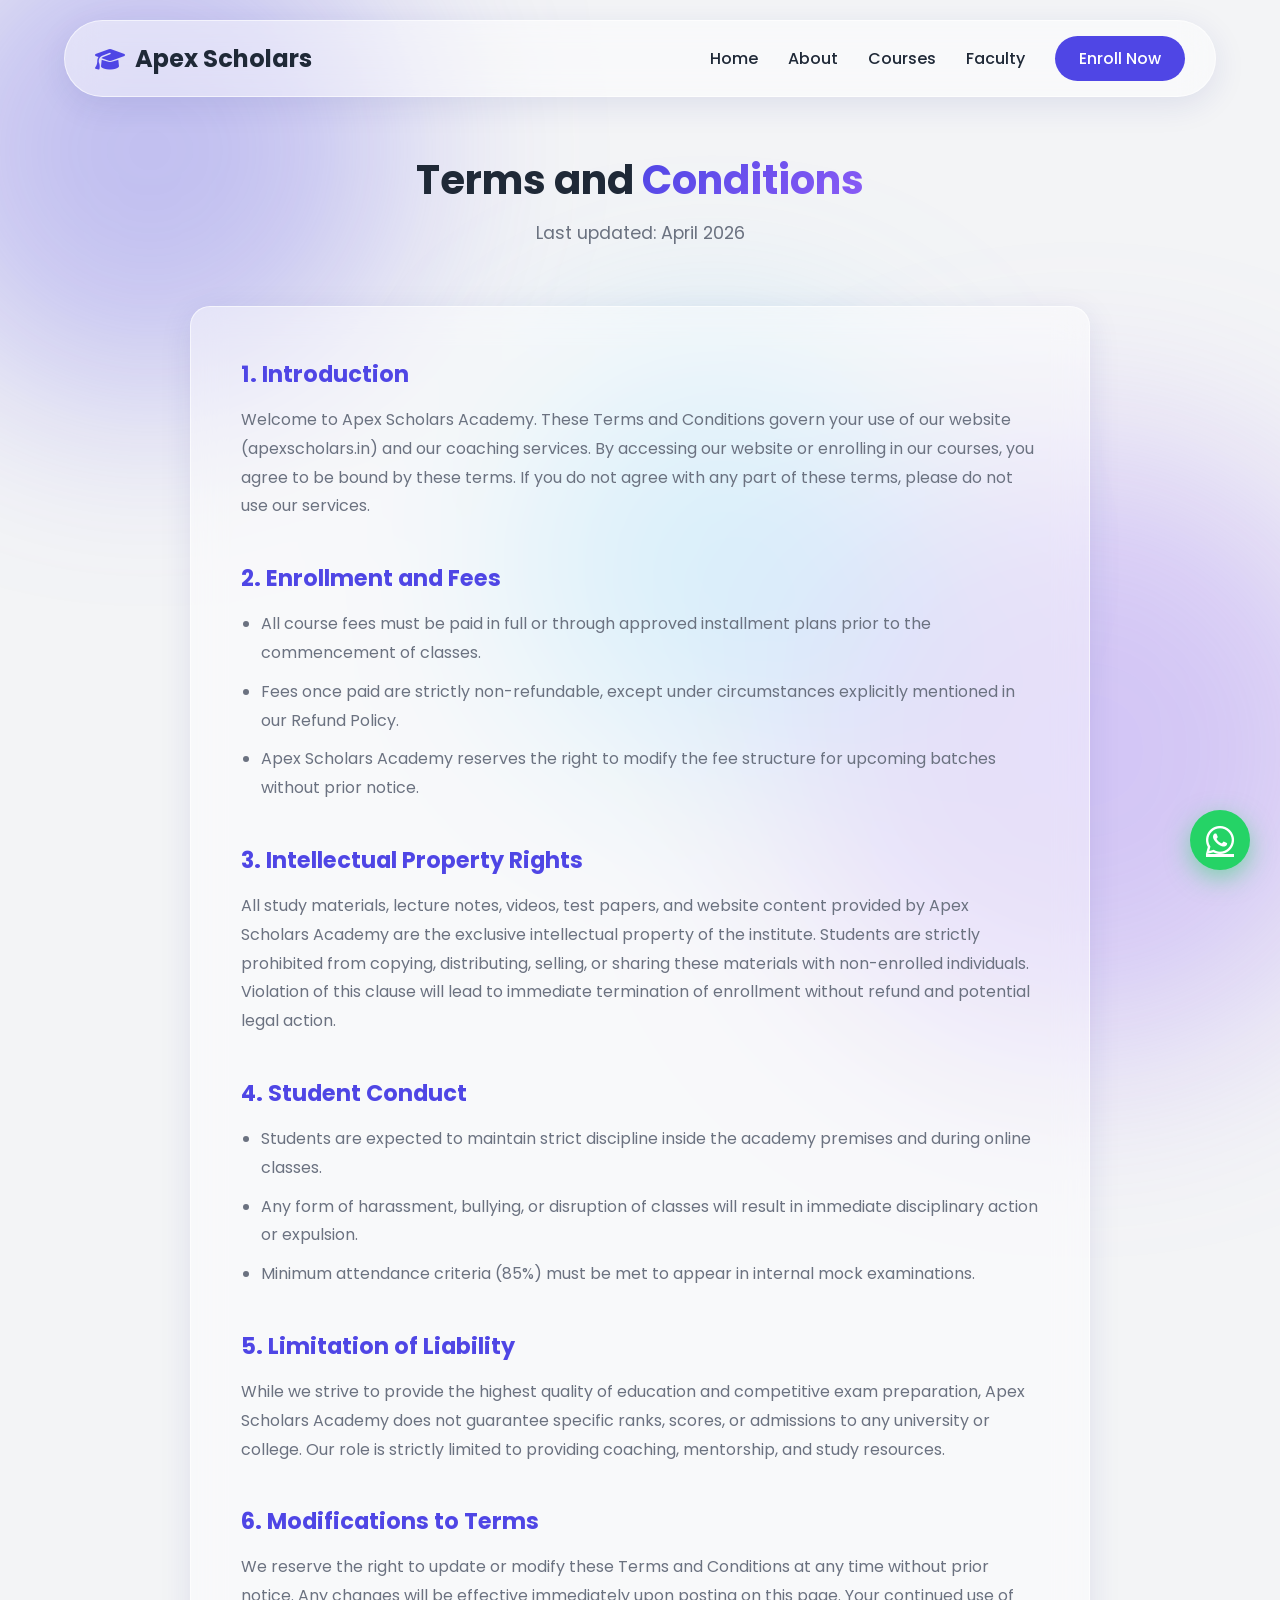
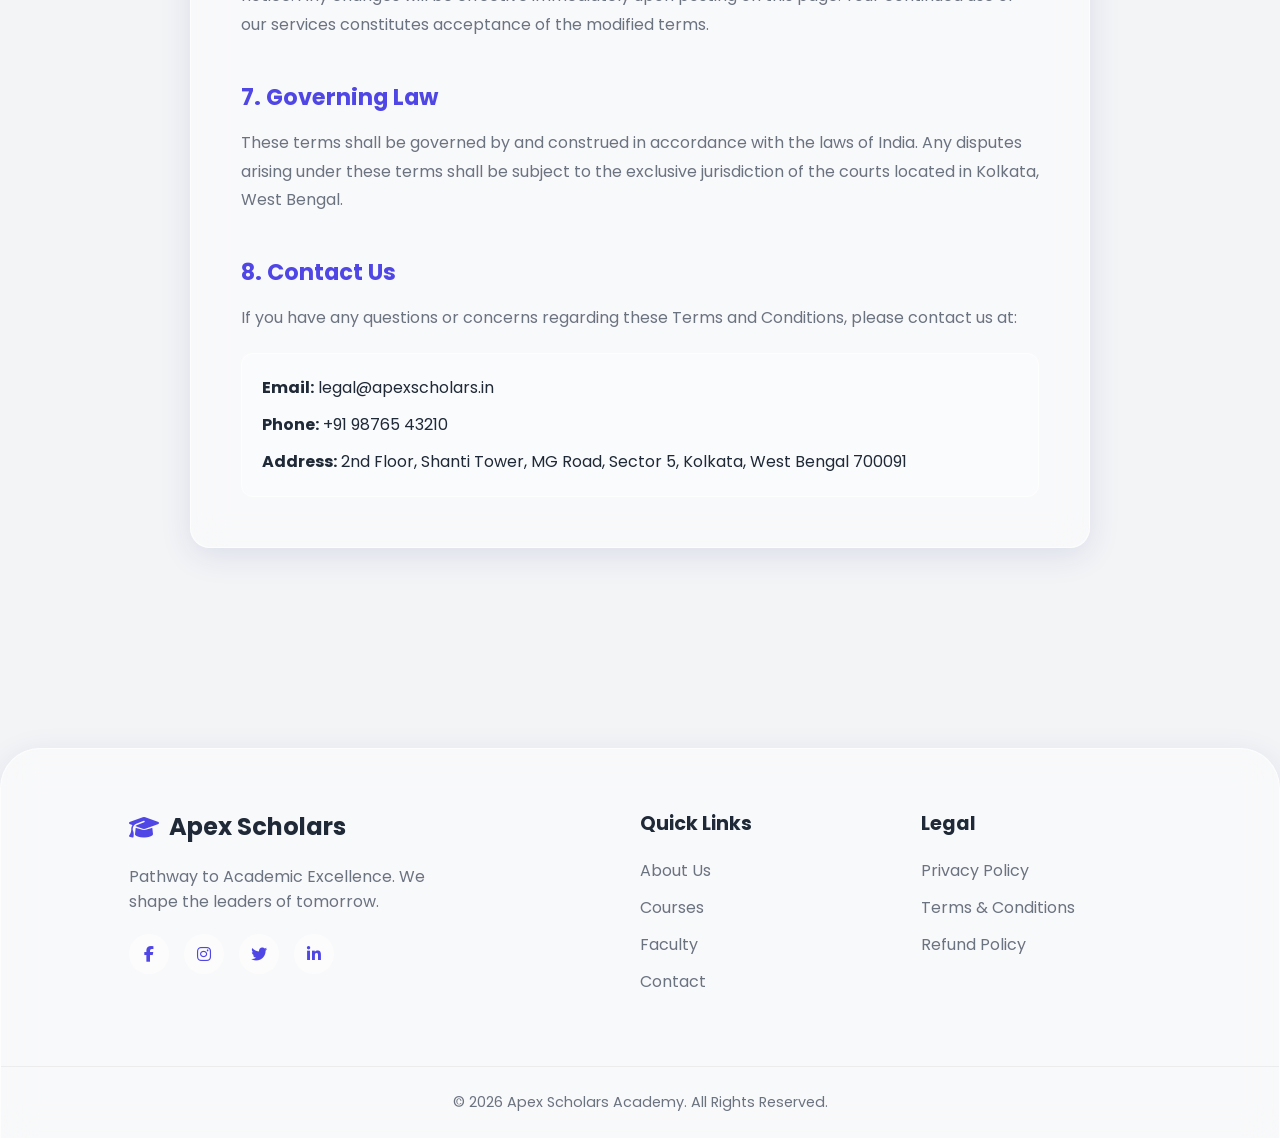
<file: terms.html>
<!DOCTYPE html>
<html lang="en">
<head>
    <meta charset="UTF-8">
    <meta name="viewport" content="width=device-width, initial-scale=1.0">
    <title>Terms & Conditions | Apex Scholars Academy</title>
    <link rel="preconnect" href="https://fonts.googleapis.com">
    <link rel="preconnect" href="https://fonts.gstatic.com" crossorigin>
    <link href="https://fonts.googleapis.com/css2?family=Poppins:wght@300;400;500;600;700;800&display=swap" rel="stylesheet">
    <link rel="stylesheet" href="https://cdnjs.cloudflare.com/ajax/libs/font-awesome/6.4.0/css/all.min.css">
    <link rel="stylesheet" href="styles.css">
</head>
<body>
    <div class="bg-shape shape-1"></div>
    <div class="bg-shape shape-2"></div>
    <div class="bg-shape shape-3"></div>

    <a href="#" class="whatsapp-float" aria-label="WhatsApp Us">
        <i class="fab fa-whatsapp"></i>
    </a>

    <header class="navbar" id="navbar">
        <div class="nav-container glass">
            <a href="index.html" class="logo">
                <i class="fas fa-graduation-cap"></i> Apex Scholars
            </a>
            <div class="menu-toggle" id="mobile-menu">
                <span class="bar"></span>
                <span class="bar"></span>
                <span class="bar"></span>
            </div>
            <nav class="nav-links" id="nav-links">
                <a href="index.html#home" class="nav-link">Home</a>
                <a href="index.html#about" class="nav-link">About</a>
                <a href="index.html#courses" class="nav-link">Courses</a>
                <a href="index.html#faculty" class="nav-link">Faculty</a>
                <a href="index.html#contact" class="btn-enroll nav-link">Enroll Now</a>
            </nav>
        </div>
    </header>

    <section class="legal-section section-padding">
        <div class="section-title reveal">
            <h2>Terms and <span class="text-gradient">Conditions</span></h2>
            <p>Last updated: April 2026</p>
        </div>
        
        <div class="legal-container glass reveal">
            <div class="legal-content">
                <h3>1. Introduction</h3>
                <p>Welcome to Apex Scholars Academy. These Terms and Conditions govern your use of our website (apexscholars.in) and our coaching services. By accessing our website or enrolling in our courses, you agree to be bound by these terms. If you do not agree with any part of these terms, please do not use our services.</p>

                <h3>2. Enrollment and Fees</h3>
                <ul>
                    <li>All course fees must be paid in full or through approved installment plans prior to the commencement of classes.</li>
                    <li>Fees once paid are strictly non-refundable, except under circumstances explicitly mentioned in our Refund Policy.</li>
                    <li>Apex Scholars Academy reserves the right to modify the fee structure for upcoming batches without prior notice.</li>
                </ul>

                <h3>3. Intellectual Property Rights</h3>
                <p>All study materials, lecture notes, videos, test papers, and website content provided by Apex Scholars Academy are the exclusive intellectual property of the institute. Students are strictly prohibited from copying, distributing, selling, or sharing these materials with non-enrolled individuals. Violation of this clause will lead to immediate termination of enrollment without refund and potential legal action.</p>

                <h3>4. Student Conduct</h3>
                <ul>
                    <li>Students are expected to maintain strict discipline inside the academy premises and during online classes.</li>
                    <li>Any form of harassment, bullying, or disruption of classes will result in immediate disciplinary action or expulsion.</li>
                    <li>Minimum attendance criteria (85%) must be met to appear in internal mock examinations.</li>
                </ul>

                <h3>5. Limitation of Liability</h3>
                <p>While we strive to provide the highest quality of education and competitive exam preparation, Apex Scholars Academy does not guarantee specific ranks, scores, or admissions to any university or college. Our role is strictly limited to providing coaching, mentorship, and study resources.</p>

                <h3>6. Modifications to Terms</h3>
                <p>We reserve the right to update or modify these Terms and Conditions at any time without prior notice. Any changes will be effective immediately upon posting on this page. Your continued use of our services constitutes acceptance of the modified terms.</p>

                <h3>7. Governing Law</h3>
                <p>These terms shall be governed by and construed in accordance with the laws of India. Any disputes arising under these terms shall be subject to the exclusive jurisdiction of the courts located in Kolkata, West Bengal.</p>

                <h3>8. Contact Us</h3>
                <p>If you have any questions or concerns regarding these Terms and Conditions, please contact us at:</p>
                <div class="legal-contact-info">
                    <p><strong>Email:</strong> legal@apexscholars.in</p>
                    <p><strong>Phone:</strong> +91 98765 43210</p>
                    <p><strong>Address:</strong> 2nd Floor, Shanti Tower, MG Road, Sector 5, Kolkata, West Bengal 700091</p>
                </div>
            </div>
        </div>
    </section>

    <footer class="footer glass">
        <div class="footer-container">
            <div class="footer-brand">
                <a href="index.html" class="logo"><i class="fas fa-graduation-cap"></i> Apex Scholars</a>
                <p>Pathway to Academic Excellence. We shape the leaders of tomorrow.</p>
                <div class="social-icons">
                    <a href="#"><i class="fab fa-facebook-f"></i></a>
                    <a href="#"><i class="fab fa-instagram"></i></a>
                    <a href="#"><i class="fab fa-twitter"></i></a>
                    <a href="#"><i class="fab fa-linkedin-in"></i></a>
                </div>
            </div>
            <div class="footer-links">
                <h4>Quick Links</h4>
                <a href="index.html#about">About Us</a>
                <a href="index.html#courses">Courses</a>
                <a href="index.html#faculty">Faculty</a>
                <a href="index.html#contact">Contact</a>
            </div>
            <div class="footer-links">
                <h4>Legal</h4>
                <a href="terms.html">Privacy Policy</a>
                <a href="terms.html">Terms & Conditions</a>
                <a href="terms.html">Refund Policy</a>
            </div>
        </div>
        <div class="footer-bottom">
            <p>© 2026 Apex Scholars Academy. All Rights Reserved.</p>
        </div>
    </footer>

    <script src="script.js"></script>
</body>
</html>
</file>
<file: styles.css>
/* =========================================
   CSS Variables & Resets
   ========================================= */
:root {
    --primary-color: #4f46e5;
    --secondary-color: #8b5cf6;
    --bg-color: #f3f4f6;
    --text-dark: #1f2937;
    --text-light: #6b7280;
    --white: #ffffff;
    
    /* Glassmorphism Variables */
    --glass-bg: rgba(255, 255, 255, 0.45);
    --glass-border: rgba(255, 255, 255, 0.6);
    --glass-shadow: 0 8px 32px 0 rgba(31, 38, 135, 0.1);
    
    --transition-smooth: all 0.4s cubic-bezier(0.4, 0, 0.2, 1);
}

* {
    margin: 0;
    padding: 0;
    box-sizing: border-box;
    font-family: 'Poppins', sans-serif;
}

html {
    scroll-behavior: smooth;
    overflow-x: hidden;
}

body {
    background-color: var(--bg-color);
    color: var(--text-dark);
    position: relative;
    overflow-x: hidden;
}

/* =========================================
   Animated Background Shapes
   ========================================= */
.bg-shape {
    position: fixed;
    border-radius: 50%;
    filter: blur(100px);
    z-index: -1;
    animation: float 20s infinite alternate;
}

.shape-1 {
    width: 500px;
    height: 500px;
    background: rgba(79, 70, 229, 0.3);
    top: -100px;
    left: -100px;
}

.shape-2 {
    width: 600px;
    height: 600px;
    background: rgba(139, 92, 246, 0.3);
    bottom: -150px;
    right: -100px;
    animation-delay: -5s;
}

.shape-3 {
    width: 400px;
    height: 400px;
    background: rgba(56, 189, 248, 0.3);
    top: 40%;
    left: 40%;
    animation-delay: -10s;
}

@keyframes float {
    0% { transform: translate(0, 0) scale(1); }
    50% { transform: translate(50px, 50px) scale(1.1); }
    100% { transform: translate(-50px, -20px) scale(0.9); }
}

/* =========================================
   Reusable Core Classes
   ========================================= */
.glass {
    background: var(--glass-bg);
    backdrop-filter: blur(16px);
    -webkit-backdrop-filter: blur(16px);
    border: 1px solid var(--glass-border);
    box-shadow: var(--glass-shadow);
    border-radius: 20px;
}

.text-gradient {
    background: linear-gradient(135deg, var(--primary-color), var(--secondary-color));
    -webkit-background-clip: text;
    -webkit-text-fill-color: transparent;
}

.section-padding {
    padding: 100px 5%;
}

.section-title {
    text-align: center;
    margin-bottom: 60px;
}

.section-title h2 {
    font-size: 2.5rem;
    font-weight: 700;
    margin-bottom: 10px;
}

.section-title p {
    color: var(--text-light);
    font-size: 1.1rem;
}

/* Reveal Animations */
.reveal {
    opacity: 0;
    transform: translateY(40px);
    transition: var(--transition-smooth);
}

.reveal.active {
    opacity: 1;
    transform: translateY(0);
}

/* =========================================
   Buttons & Links
   ========================================= */
.glass-btn {
    padding: 12px 28px;
    border-radius: 30px;
    font-weight: 600;
    text-decoration: none;
    cursor: pointer;
    transition: var(--transition-smooth);
    border: 1px solid var(--glass-border);
    display: inline-flex;
    align-items: center;
    justify-content: center;
}

.btn-primary {
    background: linear-gradient(135deg, var(--primary-color), var(--secondary-color));
    color: var(--white);
    border: none;
    box-shadow: 0 4px 15px rgba(79, 70, 229, 0.4);
}

.btn-primary:hover {
    box-shadow: 0 6px 20px rgba(79, 70, 229, 0.6);
    transform: translateY(-3px);
}

.btn-secondary {
    background: rgba(255, 255, 255, 0.5);
    color: var(--primary-color);
}

.btn-secondary:hover {
    background: rgba(255, 255, 255, 0.8);
    transform: translateY(-3px);
}

.btn-text {
    color: var(--primary-color);
    text-decoration: none;
    font-weight: 600;
    display: flex;
    align-items: center;
    gap: 8px;
    transition: var(--transition-smooth);
}

.btn-text:hover {
    gap: 12px;
    color: var(--secondary-color);
}

/* Floating WhatsApp */
.whatsapp-float {
    position: fixed;
    bottom: 30px;
    right: 30px;
    width: 60px;
    height: 60px;
    background: #25d366;
    color: white;
    border-radius: 50%;
    display: flex;
    align-items: center;
    justify-content: center;
    font-size: 32px;
    box-shadow: 0 8px 25px rgba(37, 211, 102, 0.5);
    z-index: 1000;
    transition: var(--transition-smooth);
}

.whatsapp-float:hover {
    transform: scale(1.1) rotate(5deg);
}

/* =========================================
   Navbar
   ========================================= */
.navbar {
    position: fixed;
    top: 20px;
    left: 50%;
    transform: translateX(-50%);
    width: 90%;
    max-width: 1200px;
    z-index: 999;
    transition: var(--transition-smooth);
}

.navbar.scrolled .nav-container {
    background: rgba(255, 255, 255, 0.8);
    box-shadow: 0 10px 30px rgba(0,0,0,0.1);
}

.nav-container {
    display: flex;
    justify-content: space-between;
    align-items: center;
    padding: 15px 30px;
    border-radius: 40px;
}

.logo {
    font-size: 1.5rem;
    font-weight: 700;
    color: var(--text-dark);
    text-decoration: none;
    display: flex;
    align-items: center;
    gap: 10px;
}

.logo i {
    color: var(--primary-color);
}

.nav-links {
    display: flex;
    align-items: center;
    gap: 30px;
}

.nav-link {
    text-decoration: none;
    color: var(--text-dark);
    font-weight: 500;
    transition: color 0.3s ease;
}

.nav-link:hover {
    color: var(--primary-color);
}

.btn-enroll {
    background: var(--primary-color);
    color: white !important;
    padding: 10px 24px;
    border-radius: 25px;
}

.btn-enroll:hover {
    background: var(--secondary-color);
}

.menu-toggle {
    display: none;
    flex-direction: column;
    gap: 6px;
    cursor: pointer;
}

.bar {
    width: 25px;
    height: 3px;
    background-color: var(--text-dark);
    border-radius: 3px;
    transition: 0.3s ease;
}

/* =========================================
   Hero Section
   ========================================= */
.hero {
    min-height: 100vh;
    display: flex;
    align-items: center;
    justify-content: space-between;
    padding: 0 10%;
    padding-top: 100px;
    gap: 50px;
}

.hero-content {
    flex: 1;
}

.badge {
    display: inline-block;
    padding: 8px 16px;
    border-radius: 20px;
    font-size: 0.9rem;
    font-weight: 600;
    color: var(--primary-color);
    margin-bottom: 20px;
}

.hero h1 {
    font-size: 4rem;
    line-height: 1.1;
    margin-bottom: 20px;
}

.hero p {
    font-size: 1.2rem;
    color: var(--text-light);
    margin-bottom: 30px;
    max-width: 500px;
}

.hero-buttons {
    display: flex;
    gap: 15px;
}

.hero-image {
    flex: 1;
    position: relative;
    display: flex;
    justify-content: flex-end;
}

.image-card {
    padding: 15px;
    border-radius: 30px;
    transform: perspective(1000px) rotateY(-10deg);
    transition: var(--transition-smooth);
}

.image-card:hover {
    transform: perspective(1000px) rotateY(0deg);
}

.image-card img {
    width: 100%;
    max-width: 500px;
    border-radius: 20px;
    display: block;
}

.stat-float {
    position: absolute;
    bottom: 30px;
    left: -30px;
    padding: 15px 20px;
    display: flex;
    align-items: center;
    gap: 15px;
    z-index: 2;
}

.stat-float i {
    font-size: 2rem;
    color: #fbbf24;
}

.stat-float strong {
    display: block;
    font-size: 1.5rem;
    color: var(--text-dark);
}

.stat-float span {
    font-size: 0.9rem;
    color: var(--text-light);
}

/* =========================================
   Features
   ========================================= */
.features {
    padding: 0 10%;
    margin-top: -40px;
    position: relative;
    z-index: 10;
}

.features-grid {
    display: grid;
    grid-template-columns: repeat(auto-fit, minmax(220px, 1fr));
    gap: 25px;
}

.feature-card {
    padding: 30px;
    text-align: center;
    transition: var(--transition-smooth);
}

.feature-card:hover {
    transform: translateY(-10px);
}

.feature-icon {
    font-size: 2.5rem;
    color: var(--primary-color);
    margin-bottom: 15px;
}

.feature-card h3 {
    font-size: 1.8rem;
    margin-bottom: 5px;
}

/* =========================================
   About
   ========================================= */
.about-content {
    max-width: 800px;
    margin: 0 auto;
    padding: 50px;
}

.about-text h3 {
    font-size: 1.8rem;
    margin-bottom: 20px;
}

.about-text p {
    color: var(--text-light);
    line-height: 1.8;
    margin-bottom: 25px;
}

.about-list {
    list-style: none;
}

.about-list li {
    margin-bottom: 15px;
    display: flex;
    align-items: center;
    gap: 10px;
    font-weight: 500;
}

.about-list i {
    color: #10b981;
    font-size: 1.2rem;
}

/* =========================================
   Courses
   ========================================= */
.course-grid {
    display: grid;
    grid-template-columns: repeat(auto-fit, minmax(300px, 1fr));
    gap: 30px;
    max-width: 1200px;
    margin: 0 auto;
}

.course-card {
    padding: 40px 30px;
    transition: var(--transition-smooth);
    position: relative;
    overflow: hidden;
}

.course-card::before {
    content: '';
    position: absolute;
    top: 0;
    left: 0;
    width: 100%;
    height: 4px;
    background: linear-gradient(90deg, var(--primary-color), var(--secondary-color));
    transform: scaleX(0);
    transform-origin: left;
    transition: var(--transition-smooth);
}

.course-card:hover::before {
    transform: scaleX(1);
}

.course-card:hover {
    transform: translateY(-10px);
    box-shadow: 0 15px 35px rgba(0,0,0,0.1);
}

.course-icon {
    font-size: 2.5rem;
    color: var(--primary-color);
    margin-bottom: 20px;
}

.course-card h3 {
    font-size: 1.4rem;
    margin-bottom: 15px;
}

.course-card p {
    color: var(--text-light);
    margin-bottom: 25px;
    line-height: 1.6;
}

/* =========================================
   Faculty
   ========================================= */
.faculty-grid {
    display: grid;
    grid-template-columns: repeat(auto-fit, minmax(250px, 1fr));
    gap: 30px;
    max-width: 1200px;
    margin: 0 auto;
}

.faculty-card {
    padding: 40px 20px;
    text-align: center;
    transition: var(--transition-smooth);
}

.faculty-card:hover {
    transform: translateY(-10px);
}

.faculty-card img {
    width: 120px;
    height: 120px;
    border-radius: 50%;
    object-fit: cover;
    margin-bottom: 20px;
    border: 3px solid rgba(255,255,255,0.8);
    box-shadow: 0 10px 20px rgba(0,0,0,0.1);
}

.faculty-card h3 {
    margin-bottom: 5px;
}

.faculty-card .subject {
    display: block;
    color: var(--primary-color);
    font-weight: 600;
    font-size: 0.9rem;
    margin-bottom: 15px;
}

.faculty-card p {
    color: var(--text-light);
    font-size: 0.9rem;
}

/* =========================================
   Testimonials
   ========================================= */
.testimonial-container {
    max-width: 800px;
    margin: 0 auto;
    padding: 50px;
    position: relative;
    text-align: center;
}

.testimonial-slider {
    position: relative;
    min-height: 200px;
}

.slide {
    position: absolute;
    top: 0;
    left: 0;
    width: 100%;
    opacity: 0;
    visibility: hidden;
    transition: all 0.5s ease-in-out;
    transform: translateX(20px);
}

.slide.active {
    opacity: 1;
    visibility: visible;
    position: relative;
    transform: translateX(0);
}

.quote-icon {
    font-size: 3rem;
    color: rgba(79, 70, 229, 0.2);
    margin-bottom: 20px;
}

.slide p {
    font-size: 1.2rem;
    font-style: italic;
    margin-bottom: 20px;
    line-height: 1.8;
}

.slide h4 {
    color: var(--primary-color);
}

.slide span {
    font-size: 0.85rem;
    color: var(--text-light);
}

.slider-controls {
    display: flex;
    justify-content: center;
    gap: 15px;
    margin-top: 30px;
}

.slider-controls button {
    width: 45px;
    height: 45px;
    border-radius: 50%;
    padding: 0;
    color: var(--primary-color);
}

.slider-controls button:hover {
    background: var(--primary-color);
    color: white;
}

/* =========================================
   Contact Form
   ========================================= */
.contact-container {
    display: grid;
    grid-template-columns: 1fr 1fr;
    gap: 50px;
    max-width: 1200px;
    margin: 0 auto;
}

.contact-info, .contact-form {
    padding: 40px;
}

.contact-info h3, .contact-form h3 {
    font-size: 1.8rem;
    margin-bottom: 30px;
}

.info-item {
    display: flex;
    gap: 20px;
    margin-bottom: 30px;
}

.info-item i {
    font-size: 1.5rem;
    color: var(--primary-color);
    margin-top: 5px;
}

.input-group {
    margin-bottom: 20px;
    position: relative;
}

.input-group label {
    display: block;
    margin-bottom: 8px;
    font-weight: 500;
    font-size: 0.95rem;
}

.glass-input {
    width: 100%;
    padding: 15px 20px;
    background: rgba(255, 255, 255, 0.5);
    border: 1px solid var(--glass-border);
    border-radius: 12px;
    font-size: 1rem;
    color: var(--text-dark);
    outline: none;
    transition: var(--transition-smooth);
}

.glass-input:focus {
    background: rgba(255, 255, 255, 0.8);
    border-color: var(--primary-color);
    box-shadow: 0 0 10px rgba(79, 70, 229, 0.2);
}

.submit-btn {
    width: 100%;
    margin-top: 10px;
}

.error-msg {
    color: #ef4444;
    font-size: 0.85rem;
    display: none;
    margin-top: 5px;
}

.success-msg {
    background: #d1fae5;
    color: #065f46;
    padding: 15px;
    border-radius: 10px;
    margin-top: 20px;
    text-align: center;
    display: none;
    border: 1px solid #34d399;
}

/* =========================================
   Footer
   ========================================= */
.footer {
    margin-top: 100px;
    border-radius: 40px 40px 0 0;
    border-bottom: none;
}

.footer-container {
    display: grid;
    grid-template-columns: 2fr 1fr 1fr;
    gap: 50px;
    padding: 60px 10%;
}

.footer-brand p {
    color: var(--text-light);
    margin: 20px 0;
    max-width: 300px;
}

.social-icons {
    display: flex;
    gap: 15px;
}

.social-icons a {
    display: flex;
    align-items: center;
    justify-content: center;
    width: 40px;
    height: 40px;
    background: rgba(255,255,255,0.5);
    border-radius: 50%;
    color: var(--primary-color);
    text-decoration: none;
    transition: var(--transition-smooth);
}

.social-icons a:hover {
    background: var(--primary-color);
    color: white;
    transform: translateY(-5px);
}

.footer-links h4 {
    margin-bottom: 20px;
    font-size: 1.2rem;
}

.footer-links a {
    display: block;
    color: var(--text-light);
    text-decoration: none;
    margin-bottom: 12px;
    transition: color 0.3s;
}

.footer-links a:hover {
    color: var(--primary-color);
}

.footer-bottom {
    text-align: center;
    padding: 25px;
    border-top: 1px solid rgba(0,0,0,0.05);
    color: var(--text-light);
    font-size: 0.9rem;
}

/* =========================================
   Media Queries (Responsive)
   ========================================= */
@media (max-width: 992px) {
    .hero {
        flex-direction: column;
        text-align: center;
        padding-top: 150px;
    }
    .hero h1 { font-size: 3rem; }
    .hero p { margin: 0 auto 30px; }
    .hero-buttons { justify-content: center; }
    .stat-float { left: 10px; bottom: 10px; }
    .contact-container { grid-template-columns: 1fr; }
    .footer-container { grid-template-columns: 1fr 1fr; }
}

@media (max-width: 768px) {
    .menu-toggle { display: flex; }
    .nav-links {
        position: absolute;
        top: 100%;
        left: 0;
        width: 100%;
        background: rgba(255, 255, 255, 0.95);
        backdrop-filter: blur(20px);
        flex-direction: column;
        padding: 30px 0;
        border-radius: 20px;
        box-shadow: 0 10px 30px rgba(0,0,0,0.1);
        clip-path: circle(0% at top right);
        transition: all 0.5s ease-in-out;
    }
    .nav-links.active {
        clip-path: circle(150% at top right);
    }
    .footer-container { grid-template-columns: 1fr; text-align: center; }
    .social-icons { justify-content: center; }
    .hero h1 { font-size: 2.5rem; }
  }
/* =========================================
   Legal & Terms Pages (terms.html)
   ========================================= */
.legal-section {
    padding-top: 150px; /* Accounts for the fixed navbar */
    min-height: 100vh;
}

.legal-container {
    max-width: 900px;
    margin: 0 auto;
    padding: 50px;
}

.legal-content h3 {
    font-size: 1.4rem;
    color: var(--primary-color);
    margin-top: 40px;
    margin-bottom: 15px;
}

.legal-content h3:first-child {
    margin-top: 0;
}

.legal-content p {
    color: var(--text-light);
    line-height: 1.8;
    margin-bottom: 20px;
}

.legal-content ul {
    color: var(--text-light);
    line-height: 1.8;
    margin-bottom: 20px;
    padding-left: 20px;
}

.legal-content li {
    margin-bottom: 10px;
}

.legal-contact-info {
    background: rgba(255, 255, 255, 0.3);
    padding: 20px;
    border-radius: 12px;
    border: 1px solid var(--glass-border);
    margin-top: 20px;
}

.legal-contact-info p {
    margin-bottom: 8px;
    color: var(--text-dark);
}

.legal-contact-info p:last-child {
    margin-bottom: 0;
}

/* Mobile responsiveness for legal page */
@media (max-width: 768px) {
    .legal-container {
        padding: 30px 20px;
    }
}
</file>
